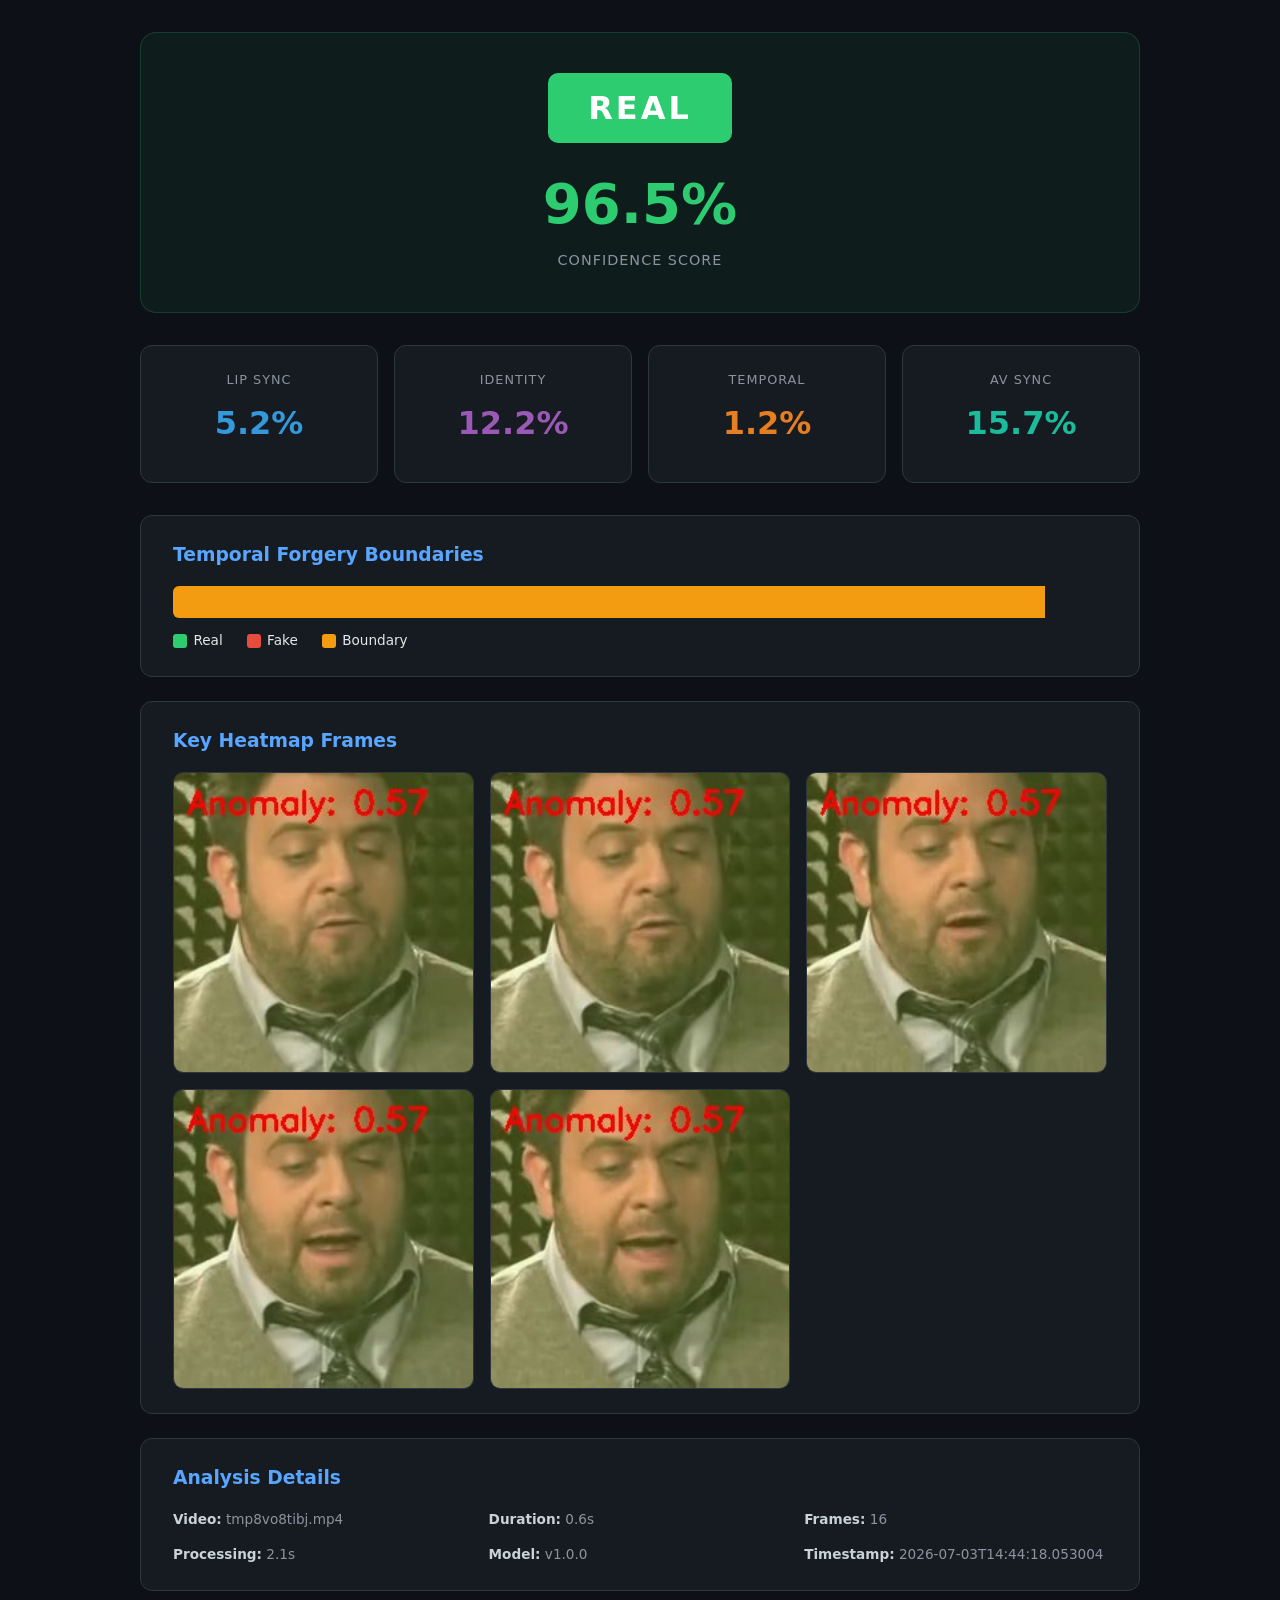
<file: conference_paper_package/evidence/demo_reports/web_demo_1783070055/forensic_report.html>
<!DOCTYPE html>
<html lang="en">
<head>
    <meta charset="UTF-8">
    <meta name="viewport" content="width=device-width, initial-scale=1.0">
    <title>Deepfake Forensic Report</title>
    <style>
        * { margin: 0; padding: 0; box-sizing: border-box; }
        body {
            font-family: 'Segoe UI', system-ui, -apple-system, sans-serif;
            background: #0d1117;
            color: #e6e6e6;
            padding: 2rem;
            line-height: 1.6;
        }
        .container { max-width: 1000px; margin: 0 auto; }

        .header {
            text-align: center;
            padding: 2.5rem;
            background: #2ecc7110;
            border-radius: 16px;
            margin-bottom: 2rem;
            border: 1px solid #2ecc7133;
        }
        .badge {
            display: inline-block;
            padding: 0.6rem 2.5rem;
            background: #2ecc71;
            color: white;
            font-size: 2rem;
            font-weight: 700;
            border-radius: 10px;
            letter-spacing: 3px;
            text-transform: uppercase;
        }
        .confidence {
            font-size: 3.5rem;
            font-weight: 800;
            color: #2ecc71;
            margin-top: 1rem;
        }
        .conf-label { color: #8b949e; font-size: 0.9rem; text-transform: uppercase; letter-spacing: 1px; }

        .scores {
            display: grid;
            grid-template-columns: repeat(4, 1fr);
            gap: 1rem;
            margin: 2rem 0;
        }
        .score-card {
            background: #161b22;
            border-radius: 12px;
            padding: 1.5rem;
            text-align: center;
            border: 1px solid #30363d;
            transition: transform 0.2s;
        }
        .score-card:hover { transform: translateY(-2px); }
        .score-value { font-size: 2rem; font-weight: 700; margin: 0.5rem 0; }
        .score-label { color: #8b949e; font-size: 0.8rem; text-transform: uppercase; letter-spacing: 1px; }

        .section {
            background: #161b22;
            border-radius: 12px;
            padding: 1.5rem 2rem;
            margin-bottom: 1.5rem;
            border: 1px solid #30363d;
        }
        .section h3 { color: #58a6ff; margin-bottom: 1rem; }

        .boundary-timeline { display: flex; height: 32px; border-radius: 6px; overflow: hidden; }
        .boundary-seg { height: 100%; cursor: pointer; }
        .boundary-seg:hover { opacity: 0.8; }

        .legend { display: flex; gap: 1.5rem; margin-top: 0.8rem; }
        .legend-item { display: flex; align-items: center; gap: 0.4rem; font-size: 0.85rem; }
        .legend-dot { width: 14px; height: 14px; border-radius: 3px; }

        .frames-grid {
            display: grid;
            grid-template-columns: repeat(auto-fill, minmax(280px, 1fr));
            gap: 1rem;
        }
        .frame-card {
            border-radius: 10px;
            overflow: hidden;
            border: 1px solid #30363d;
            transition: transform 0.2s;
        }
        .frame-card:hover { transform: scale(1.02); }
        .frame-card img { width: 100%; display: block; }

        .meta-grid {
            display: grid;
            grid-template-columns: repeat(3, 1fr);
            gap: 0.8rem;
        }
        .meta-item { color: #8b949e; font-size: 0.85rem; }
        .meta-item strong { color: #c9d1d9; }

        @media (max-width: 768px) {
            .scores { grid-template-columns: repeat(2, 1fr); }
            .meta-grid { grid-template-columns: 1fr; }
        }
    </style>
</head>
<body>
<div class="container">
    <!-- Header -->
    <div class="header">
        <div class="badge">REAL</div>
        <div class="confidence">96.5%</div>
        <div class="conf-label">Confidence Score</div>
    </div>

    <!-- Scores -->
    <div class="scores">
        <div class="score-card">
            <div class="score-label">Lip Sync</div>
            <div class="score-value" style="color: #3498db">5.2%</div>
        </div>
        <div class="score-card">
            <div class="score-label">Identity</div>
            <div class="score-value" style="color: #9b59b6">12.2%</div>
        </div>
        <div class="score-card">
            <div class="score-label">Temporal</div>
            <div class="score-value" style="color: #e67e22">1.2%</div>
        </div>
        <div class="score-card">
            <div class="score-label">AV Sync</div>
            <div class="score-value" style="color: #1abc9c">15.7%</div>
        </div>
    </div>

    <!-- Boundaries -->
    
    <div class="section">
        <h3>Temporal Forgery Boundaries</h3>
        <div class="boundary-timeline">
            
            
            
            <div class="boundary-seg"
                 style="width: 0.0%; background: #2ecc71;"
                 title="REAL: 0.0s - 0.0s">
            </div>
            
            
            
            <div class="boundary-seg"
                 style="width: 93.33333333333333%; background: #f39c12;"
                 title="BOUNDARY: 0.0s - 0.6s">
            </div>
            
        </div>
        <div class="legend">
            <div class="legend-item"><div class="legend-dot" style="background:#2ecc71"></div> Real</div>
            <div class="legend-item"><div class="legend-dot" style="background:#e74c3c"></div> Fake</div>
            <div class="legend-item"><div class="legend-dot" style="background:#f39c12"></div> Boundary</div>
        </div>
    </div>
    

    <!-- Key Frames -->
    
    <div class="section">
        <h3>Key Heatmap Frames</h3>
        <div class="frames-grid">
            
            <div class="frame-card">
                <img src="[data-uri]" alt="Key Frame 0">
            </div>
            
            <div class="frame-card">
                <img src="[data-uri]" alt="Key Frame 1">
            </div>
            
            <div class="frame-card">
                <img src="[data-uri]" alt="Key Frame 2">
            </div>
            
            <div class="frame-card">
                <img src="[data-uri]" alt="Key Frame 3">
            </div>
            
            <div class="frame-card">
                <img src="[data-uri]" alt="Key Frame 4">
            </div>
            
        </div>
    </div>
    

    <!-- Metadata -->
    <div class="section">
        <h3>Analysis Details</h3>
        <div class="meta-grid">
            <div class="meta-item"><strong>Video:</strong> tmp8vo8tibj.mp4</div>
            <div class="meta-item"><strong>Duration:</strong> 0.6s</div>
            <div class="meta-item"><strong>Frames:</strong> 16</div>
            <div class="meta-item"><strong>Processing:</strong> 2.1s</div>
            <div class="meta-item"><strong>Model:</strong> v1.0.0</div>
            <div class="meta-item"><strong>Timestamp:</strong> 2026-07-03T14:44:18.053004</div>
        </div>
    </div>
</div>
</body>
</html>
</file>
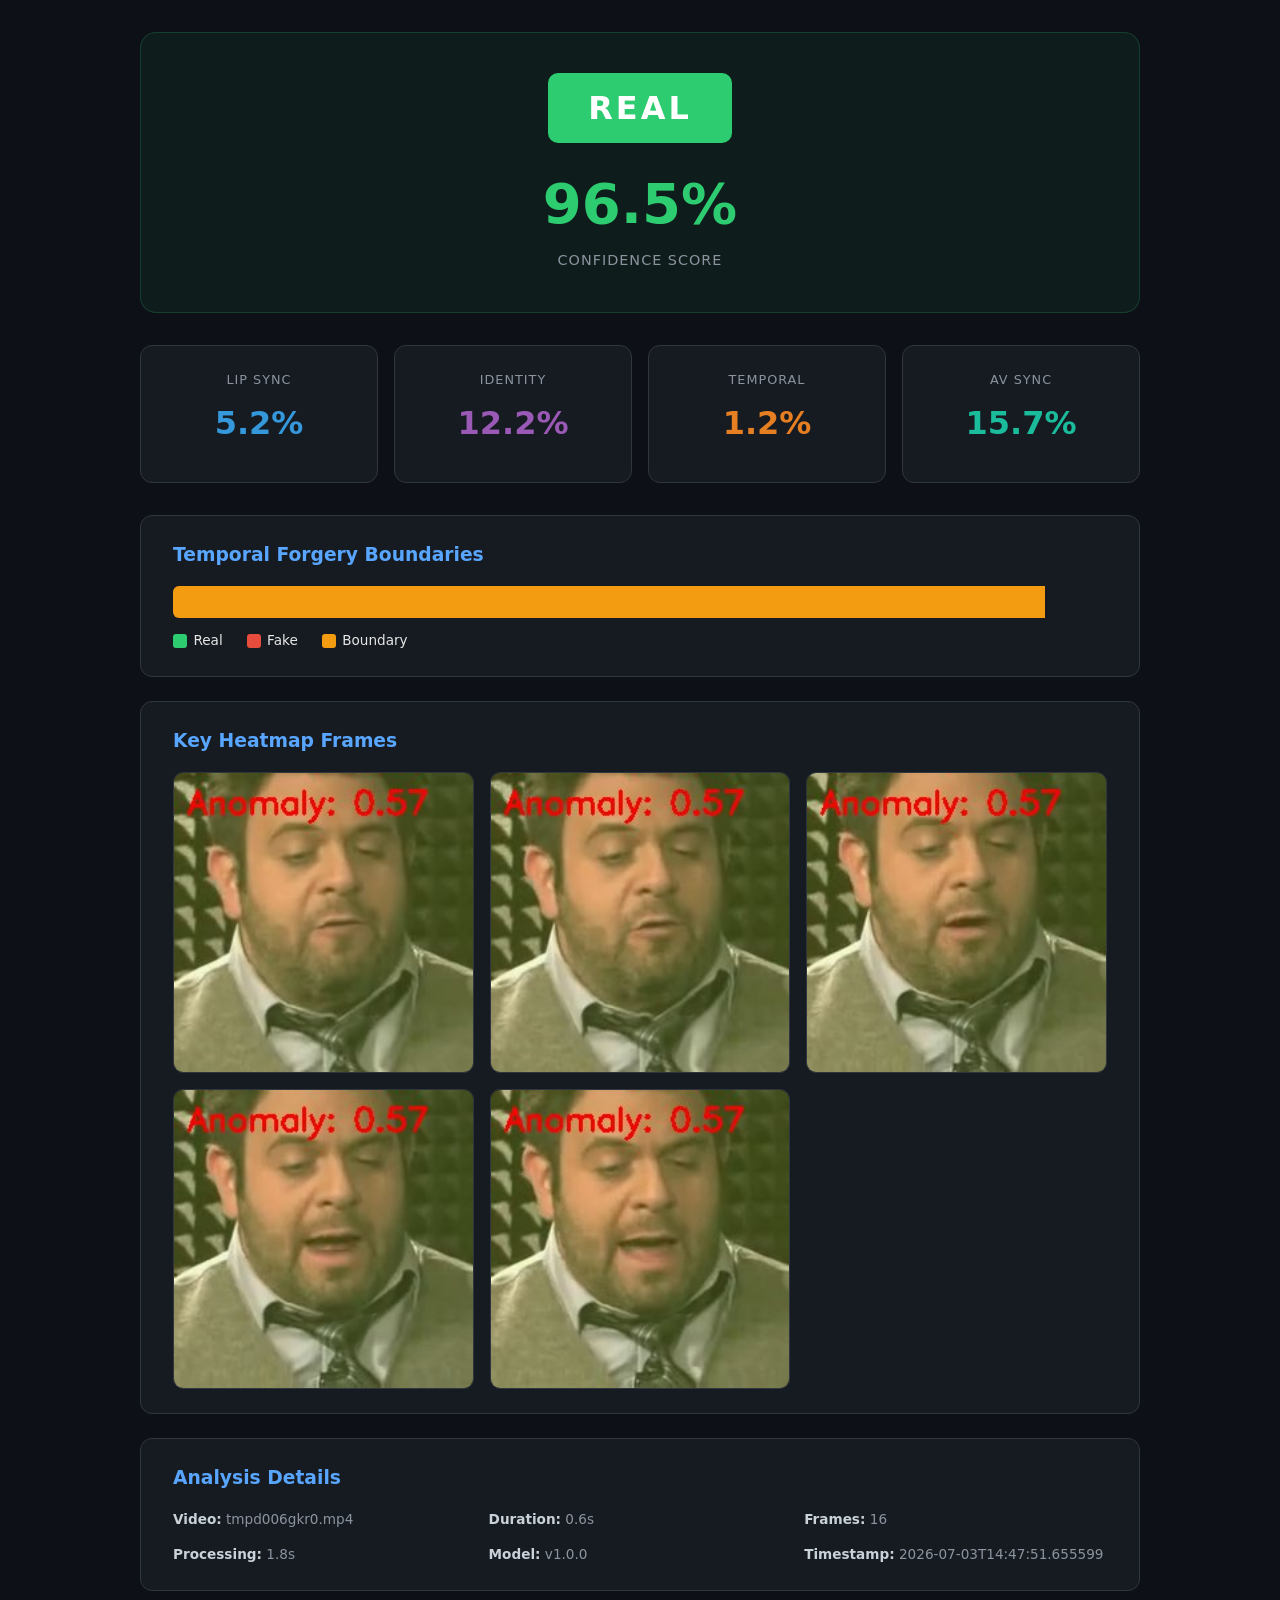
<file: conference_paper_package/evidence/demo_reports/web_demo_1783070269/forensic_report.html>
<!DOCTYPE html>
<html lang="en">
<head>
    <meta charset="UTF-8">
    <meta name="viewport" content="width=device-width, initial-scale=1.0">
    <title>Deepfake Forensic Report</title>
    <style>
        * { margin: 0; padding: 0; box-sizing: border-box; }
        body {
            font-family: 'Segoe UI', system-ui, -apple-system, sans-serif;
            background: #0d1117;
            color: #e6e6e6;
            padding: 2rem;
            line-height: 1.6;
        }
        .container { max-width: 1000px; margin: 0 auto; }

        .header {
            text-align: center;
            padding: 2.5rem;
            background: #2ecc7110;
            border-radius: 16px;
            margin-bottom: 2rem;
            border: 1px solid #2ecc7133;
        }
        .badge {
            display: inline-block;
            padding: 0.6rem 2.5rem;
            background: #2ecc71;
            color: white;
            font-size: 2rem;
            font-weight: 700;
            border-radius: 10px;
            letter-spacing: 3px;
            text-transform: uppercase;
        }
        .confidence {
            font-size: 3.5rem;
            font-weight: 800;
            color: #2ecc71;
            margin-top: 1rem;
        }
        .conf-label { color: #8b949e; font-size: 0.9rem; text-transform: uppercase; letter-spacing: 1px; }

        .scores {
            display: grid;
            grid-template-columns: repeat(4, 1fr);
            gap: 1rem;
            margin: 2rem 0;
        }
        .score-card {
            background: #161b22;
            border-radius: 12px;
            padding: 1.5rem;
            text-align: center;
            border: 1px solid #30363d;
            transition: transform 0.2s;
        }
        .score-card:hover { transform: translateY(-2px); }
        .score-value { font-size: 2rem; font-weight: 700; margin: 0.5rem 0; }
        .score-label { color: #8b949e; font-size: 0.8rem; text-transform: uppercase; letter-spacing: 1px; }

        .section {
            background: #161b22;
            border-radius: 12px;
            padding: 1.5rem 2rem;
            margin-bottom: 1.5rem;
            border: 1px solid #30363d;
        }
        .section h3 { color: #58a6ff; margin-bottom: 1rem; }

        .boundary-timeline { display: flex; height: 32px; border-radius: 6px; overflow: hidden; }
        .boundary-seg { height: 100%; cursor: pointer; }
        .boundary-seg:hover { opacity: 0.8; }

        .legend { display: flex; gap: 1.5rem; margin-top: 0.8rem; }
        .legend-item { display: flex; align-items: center; gap: 0.4rem; font-size: 0.85rem; }
        .legend-dot { width: 14px; height: 14px; border-radius: 3px; }

        .frames-grid {
            display: grid;
            grid-template-columns: repeat(auto-fill, minmax(280px, 1fr));
            gap: 1rem;
        }
        .frame-card {
            border-radius: 10px;
            overflow: hidden;
            border: 1px solid #30363d;
            transition: transform 0.2s;
        }
        .frame-card:hover { transform: scale(1.02); }
        .frame-card img { width: 100%; display: block; }

        .meta-grid {
            display: grid;
            grid-template-columns: repeat(3, 1fr);
            gap: 0.8rem;
        }
        .meta-item { color: #8b949e; font-size: 0.85rem; }
        .meta-item strong { color: #c9d1d9; }

        @media (max-width: 768px) {
            .scores { grid-template-columns: repeat(2, 1fr); }
            .meta-grid { grid-template-columns: 1fr; }
        }
    </style>
</head>
<body>
<div class="container">
    <!-- Header -->
    <div class="header">
        <div class="badge">REAL</div>
        <div class="confidence">96.5%</div>
        <div class="conf-label">Confidence Score</div>
    </div>

    <!-- Scores -->
    <div class="scores">
        <div class="score-card">
            <div class="score-label">Lip Sync</div>
            <div class="score-value" style="color: #3498db">5.2%</div>
        </div>
        <div class="score-card">
            <div class="score-label">Identity</div>
            <div class="score-value" style="color: #9b59b6">12.2%</div>
        </div>
        <div class="score-card">
            <div class="score-label">Temporal</div>
            <div class="score-value" style="color: #e67e22">1.2%</div>
        </div>
        <div class="score-card">
            <div class="score-label">AV Sync</div>
            <div class="score-value" style="color: #1abc9c">15.7%</div>
        </div>
    </div>

    <!-- Boundaries -->
    
    <div class="section">
        <h3>Temporal Forgery Boundaries</h3>
        <div class="boundary-timeline">
            
            
            
            <div class="boundary-seg"
                 style="width: 0.0%; background: #2ecc71;"
                 title="REAL: 0.0s - 0.0s">
            </div>
            
            
            
            <div class="boundary-seg"
                 style="width: 93.33333333333333%; background: #f39c12;"
                 title="BOUNDARY: 0.0s - 0.6s">
            </div>
            
        </div>
        <div class="legend">
            <div class="legend-item"><div class="legend-dot" style="background:#2ecc71"></div> Real</div>
            <div class="legend-item"><div class="legend-dot" style="background:#e74c3c"></div> Fake</div>
            <div class="legend-item"><div class="legend-dot" style="background:#f39c12"></div> Boundary</div>
        </div>
    </div>
    

    <!-- Key Frames -->
    
    <div class="section">
        <h3>Key Heatmap Frames</h3>
        <div class="frames-grid">
            
            <div class="frame-card">
                <img src="[data-uri]" alt="Key Frame 0">
            </div>
            
            <div class="frame-card">
                <img src="[data-uri]" alt="Key Frame 1">
            </div>
            
            <div class="frame-card">
                <img src="[data-uri]" alt="Key Frame 2">
            </div>
            
            <div class="frame-card">
                <img src="[data-uri]" alt="Key Frame 3">
            </div>
            
            <div class="frame-card">
                <img src="[data-uri]" alt="Key Frame 4">
            </div>
            
        </div>
    </div>
    

    <!-- Metadata -->
    <div class="section">
        <h3>Analysis Details</h3>
        <div class="meta-grid">
            <div class="meta-item"><strong>Video:</strong> tmpd006gkr0.mp4</div>
            <div class="meta-item"><strong>Duration:</strong> 0.6s</div>
            <div class="meta-item"><strong>Frames:</strong> 16</div>
            <div class="meta-item"><strong>Processing:</strong> 1.8s</div>
            <div class="meta-item"><strong>Model:</strong> v1.0.0</div>
            <div class="meta-item"><strong>Timestamp:</strong> 2026-07-03T14:47:51.655599</div>
        </div>
    </div>
</div>
</body>
</html>
</file>
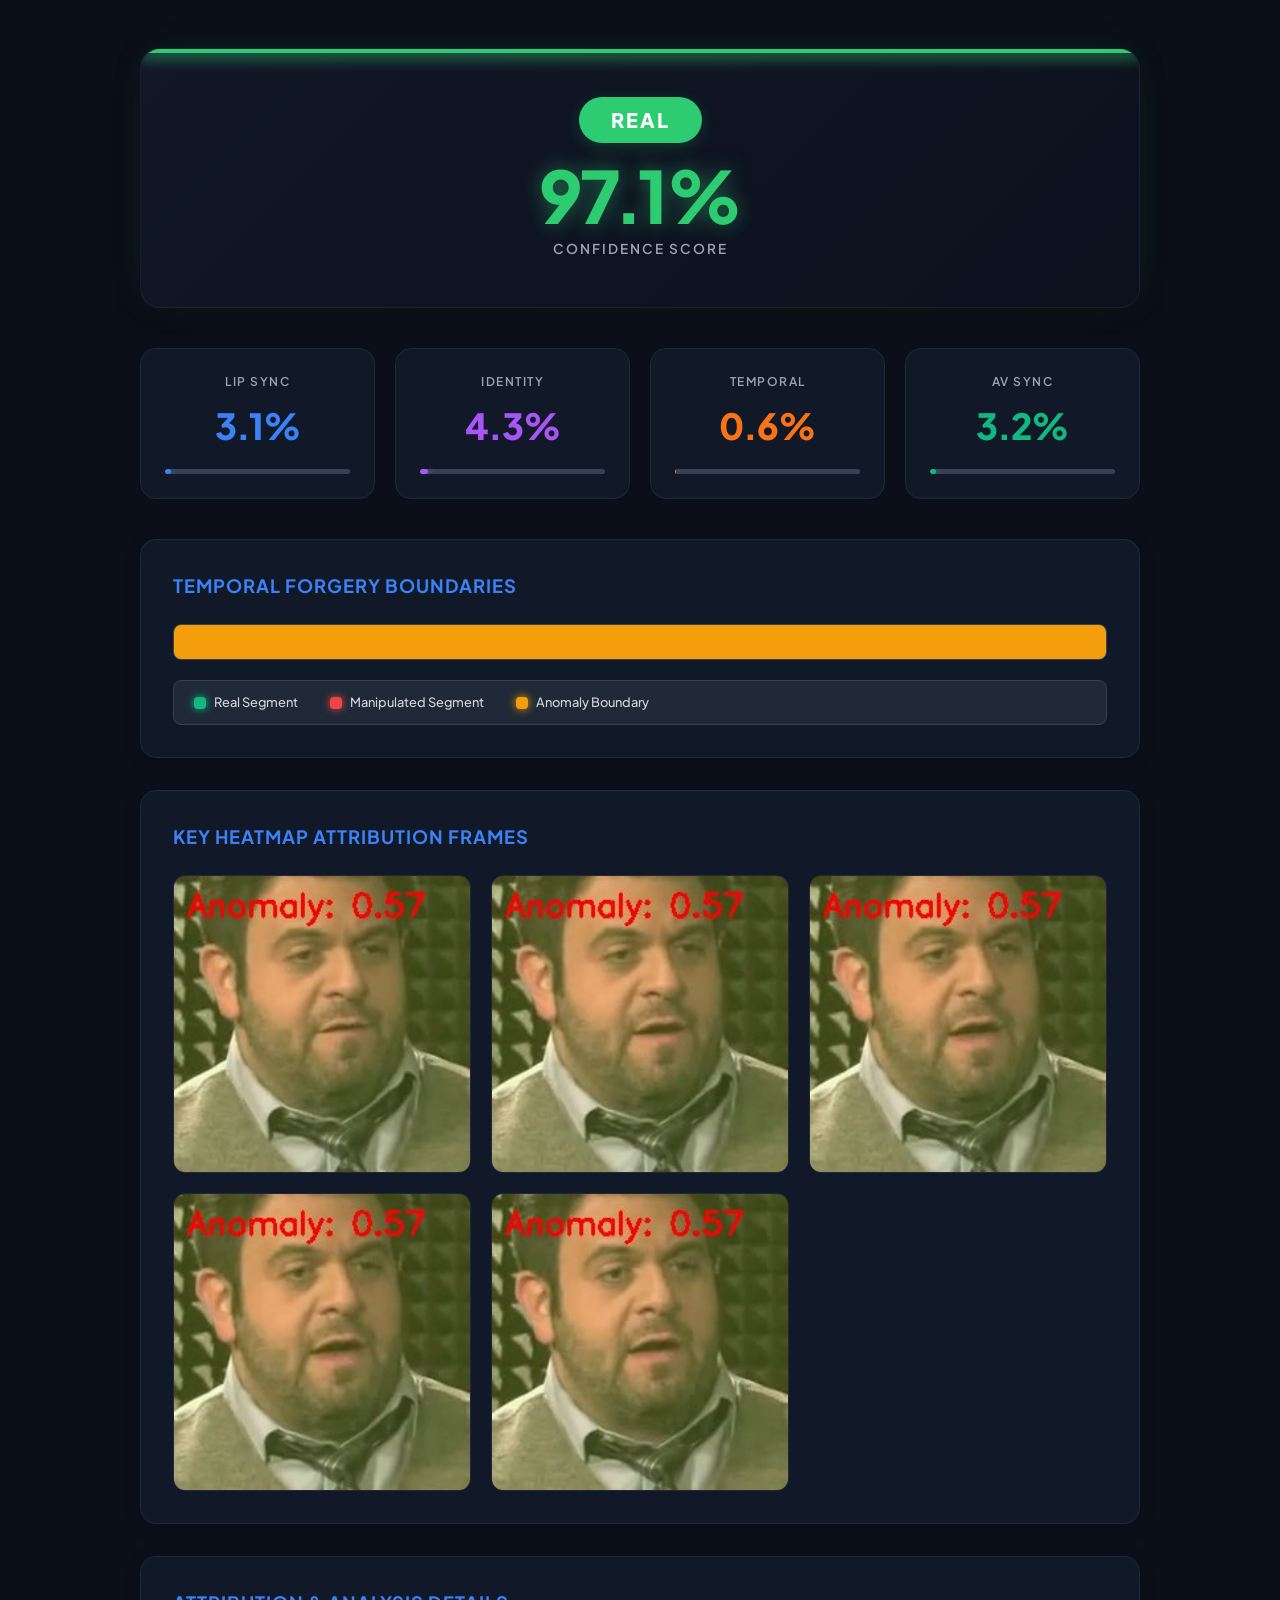
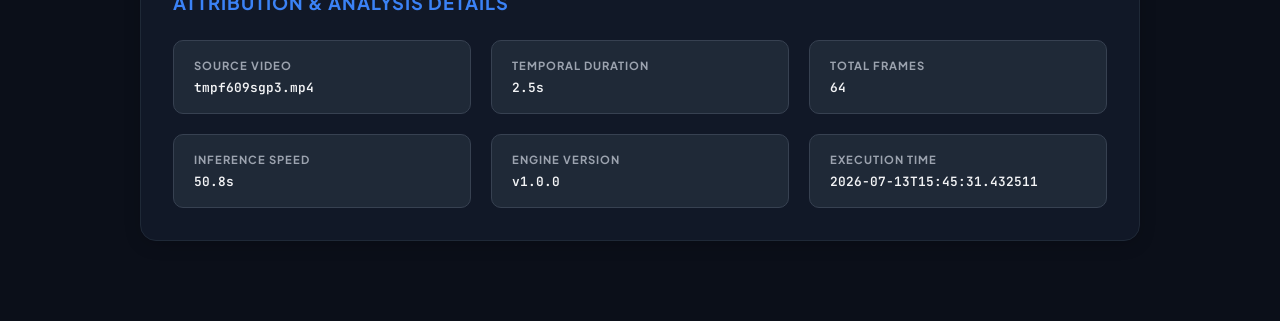
<file: conference_paper_package/evidence/demo_reports/web_demo_1783937680/forensic_report.html>
<!DOCTYPE html>
<html lang="en">
<head>
    <meta charset="UTF-8">
    <meta name="viewport" content="width=device-width, initial-scale=1.0">
    <title>Deepfake Forensic Report</title>
    <link rel="preconnect" href="https://fonts.googleapis.com">
    <link rel="preconnect" href="https://fonts.gstatic.com" crossorigin>
    <link href="https://fonts.googleapis.com/css2?family=JetBrains+Mono:wght@400;600&family=Plus+Jakarta+Sans:wght@400;500;600;700;800&display=swap" rel="stylesheet">
    <style>
        * { margin: 0; padding: 0; box-sizing: border-box; }
        body {
            font-family: 'Plus Jakarta Sans', system-ui, -apple-system, sans-serif;
            background: #0b0f19;
            color: #f3f4f6;
            padding: 3rem 1.5rem;
            line-height: 1.5;
        }
        .container {
            max-width: 1000px;
            margin: 0 auto;
        }

        /* Header Card with Glassmorphism & Neon Glow */
        .header {
            text-align: center;
            padding: 3rem 2rem;
            background: linear-gradient(135deg, rgba(21, 28, 45, 0.7) 0%, rgba(13, 17, 30, 0.9) 100%);
            border-radius: 20px;
            margin-bottom: 2.5rem;
            border: 1px solid rgba(255, 255, 255, 0.05);
            box-shadow: 0 10px 30px -10px rgba(0, 0, 0, 0.5), 0 0 40px -15px #2ecc7140;
            position: relative;
            overflow: hidden;
        }
        .header::before {
            content: '';
            position: absolute;
            top: 0;
            left: 0;
            width: 100%;
            height: 4px;
            background: #2ecc71;
            box-shadow: 0 2px 15px 1px #2ecc71;
        }
        .badge {
            display: inline-block;
            padding: 0.5rem 2rem;
            background: #2ecc71;
            color: white;
            font-size: 1.25rem;
            font-weight: 800;
            border-radius: 9999px;
            letter-spacing: 2px;
            text-transform: uppercase;
            box-shadow: 0 4px 15px #2ecc7133;
        }
        .confidence {
            font-size: 4.5rem;
            font-weight: 800;
            color: #ffffff;
            margin-top: 1rem;
            letter-spacing: -2px;
            line-height: 1;
        }
        .conf-glow {
            color: #2ecc71;
            text-shadow: 0 0 20px #2ecc7180;
        }
        .conf-label {
            color: #9ca3af;
            font-size: 0.85rem;
            text-transform: uppercase;
            letter-spacing: 2px;
            margin-top: 0.5rem;
            font-weight: 600;
        }

        /* Evidence Score Dashboard Grid */
        .scores {
            display: grid;
            grid-template-columns: repeat(4, 1fr);
            gap: 1.25rem;
            margin: 2.5rem 0;
        }
        .score-card {
            background: #111827;
            border-radius: 16px;
            padding: 1.5rem;
            text-align: center;
            border: 1px solid #1f2937;
            transition: all 0.3s cubic-bezier(0.4, 0, 0.2, 1);
            position: relative;
        }
        .score-card:hover {
            transform: translateY(-4px);
            border-color: rgba(255, 255, 255, 0.15);
            box-shadow: 0 12px 20px -10px rgba(0, 0, 0, 0.7);
        }
        .score-value {
            font-size: 2.25rem;
            font-weight: 800;
            margin: 0.5rem 0;
            letter-spacing: -1px;
        }
        .score-label {
            color: #9ca3af;
            font-size: 0.75rem;
            text-transform: uppercase;
            letter-spacing: 1.5px;
            font-weight: 600;
        }
        .score-bar-bg {
            width: 100%;
            height: 5px;
            background: #374151;
            border-radius: 10px;
            margin-top: 1rem;
            overflow: hidden;
        }
        .score-bar-fill {
            height: 100%;
            border-radius: 10px;
        }

        /* Structured Report Sections */
        .section {
            background: #111827;
            border-radius: 16px;
            padding: 2rem;
            margin-bottom: 2rem;
            border: 1px solid #1f2937;
            box-shadow: 0 4px 20px -5px rgba(0,0,0,0.3);
        }
        .section h3 {
            color: #3b82f6;
            margin-bottom: 1.5rem;
            font-size: 1.15rem;
            text-transform: uppercase;
            letter-spacing: 1px;
            font-weight: 700;
            display: flex;
            align-items: center;
            gap: 0.5rem;
        }

        /* Temporal Timeline Boundary Dashboard */
        .boundary-timeline {
            display: flex;
            height: 36px;
            border-radius: 8px;
            overflow: hidden;
            border: 1px solid #374151;
            background: #1f2937;
            box-shadow: inset 0 2px 4px rgba(0,0,0,0.5);
        }
        .boundary-seg {
            height: 100%;
            cursor: pointer;
            transition: all 0.2s ease;
            position: relative;
        }
        .boundary-seg:hover {
            opacity: 0.85;
            filter: brightness(1.2);
        }

        .legend {
            display: flex;
            gap: 2rem;
            margin-top: 1.25rem;
            background: #1f2937;
            padding: 0.75rem 1.25rem;
            border-radius: 8px;
            border: 1px solid #374151;
        }
        .legend-item {
            display: flex;
            align-items: center;
            gap: 0.5rem;
            font-size: 0.8rem;
            color: #d1d5db;
            font-weight: 500;
        }
        .legend-dot {
            width: 12px;
            height: 12px;
            border-radius: 4px;
            box-shadow: 0 0 10px rgba(0, 0, 0, 0.5);
        }

        /* Dynamic Visualizer Frame Grid */
        .frames-grid {
            display: grid;
            grid-template-columns: repeat(auto-fill, minmax(280px, 1fr));
            gap: 1.25rem;
        }
        .frame-card {
            border-radius: 12px;
            overflow: hidden;
            border: 1px solid #1f2937;
            background: #030712;
            transition: all 0.3s cubic-bezier(0.4, 0, 0.2, 1);
        }
        .frame-card:hover {
            transform: scale(1.03);
            border-color: #3b82f6;
            box-shadow: 0 10px 25px -10px rgba(59, 130, 246, 0.4);
        }
        .frame-card img {
            width: 100%;
            display: block;
            object-fit: cover;
        }

        /* Code/Mono styled metadata grid */
        .meta-grid {
            display: grid;
            grid-template-columns: repeat(3, 1fr);
            gap: 1.25rem;
        }
        .meta-item {
            background: #1f2937;
            padding: 1rem 1.25rem;
            border-radius: 10px;
            border: 1px solid #374151;
            font-family: 'JetBrains Mono', monospace;
            font-size: 0.8rem;
            display: flex;
            flex-direction: column;
            gap: 0.25rem;
        }
        .meta-item strong {
            color: #9ca3af;
            font-family: 'Plus Jakarta Sans', sans-serif;
            font-size: 0.7rem;
            text-transform: uppercase;
            letter-spacing: 1px;
        }
        .meta-item span {
            color: #f3f4f6;
            font-weight: 600;
        }

        @media (max-width: 768px) {
            .scores { grid-template-columns: repeat(2, 1fr); }
            .meta-grid { grid-template-columns: 1fr; }
            body { padding: 1.5rem 1rem; }
        }
    </style>
</head>
<body>
<div class="container">
    <!-- Header -->
    <div class="header">
        <div class="badge">REAL</div>
        <div class="confidence">
            <span class="conf-glow">97.1%</span>
        </div>
        <div class="conf-label">Confidence Score</div>
    </div>

    <!-- Scores -->
    <div class="scores">
        <div class="score-card">
            <div class="score-label">Lip Sync</div>
            <div class="score-value" style="color: #3b82f6">3.1%</div>
            <div class="score-bar-bg">
                <div class="score-bar-fill" style="width: 3.06243896484375%; background: #3b82f6; box-shadow: 0 0 8px #3b82f6;"></div>
            </div>
        </div>
        <div class="score-card">
            <div class="score-label">Identity</div>
            <div class="score-value" style="color: #a855f7">4.3%</div>
            <div class="score-bar-bg">
                <div class="score-bar-fill" style="width: 4.2572021484375%; background: #a855f7; box-shadow: 0 0 8px #a855f7;"></div>
            </div>
        </div>
        <div class="score-card">
            <div class="score-label">Temporal</div>
            <div class="score-value" style="color: #f97316">0.6%</div>
            <div class="score-bar-bg">
                <div class="score-bar-fill" style="width: 0.586700439453125%; background: #f97316; box-shadow: 0 0 8px #f97316;"></div>
            </div>
        </div>
        <div class="score-card">
            <div class="score-label">AV Sync</div>
            <div class="score-value" style="color: #10b981">3.2%</div>
            <div class="score-bar-bg">
                <div class="score-bar-fill" style="width: 3.16162109375%; background: #10b981; box-shadow: 0 0 8px #10b981;"></div>
            </div>
        </div>
    </div>

    <!-- Boundaries -->
    
    <div class="section">
        <h3>Temporal Forgery Boundaries</h3>
        <div class="boundary-timeline">
            
            
            
            <div class="boundary-seg"
                 style="width: 100.0%; background: #f59e0b;"
                 title="BOUNDARY: 0.0s - 2.5s">
            </div>
            
        </div>
        <div class="legend">
            <div class="legend-item"><div class="legend-dot" style="background:#10b981; box-shadow: 0 0 8px #10b981;"></div> Real Segment</div>
            <div class="legend-item"><div class="legend-dot" style="background:#ef4444; box-shadow: 0 0 8px #ef4444;"></div> Manipulated Segment</div>
            <div class="legend-item"><div class="legend-dot" style="background:#f59e0b; box-shadow: 0 0 8px #f59e0b;"></div> Anomaly Boundary</div>
        </div>
    </div>
    

    <!-- Key Frames -->
    
    <div class="section">
        <h3>Key Heatmap Attribution Frames</h3>
        <div class="frames-grid">
            
            <div class="frame-card">
                <img src="[data-uri]" alt="Key Frame 0">
            </div>
            
            <div class="frame-card">
                <img src="[data-uri]" alt="Key Frame 1">
            </div>
            
            <div class="frame-card">
                <img src="[data-uri]" alt="Key Frame 2">
            </div>
            
            <div class="frame-card">
                <img src="[data-uri]" alt="Key Frame 3">
            </div>
            
            <div class="frame-card">
                <img src="[data-uri]" alt="Key Frame 4">
            </div>
            
        </div>
    </div>
    

    <!-- Metadata -->
    <div class="section">
        <h3>Attribution & Analysis Details</h3>
        <div class="meta-grid">
            <div class="meta-item">
                <strong>Source Video</strong>
                <span>tmpf609sgp3.mp4</span>
            </div>
            <div class="meta-item">
                <strong>Temporal Duration</strong>
                <span>2.5s</span>
            </div>
            <div class="meta-item">
                <strong>Total Frames</strong>
                <span>64</span>
            </div>
            <div class="meta-item">
                <strong>Inference Speed</strong>
                <span>50.8s</span>
            </div>
            <div class="meta-item">
                <strong>Engine Version</strong>
                <span>v1.0.0</span>
            </div>
            <div class="meta-item">
                <strong>Execution Time</strong>
                <span>2026-07-13T15:45:31.432511</span>
            </div>
        </div>
    </div>
</div>
</body>
</html>
</file>
